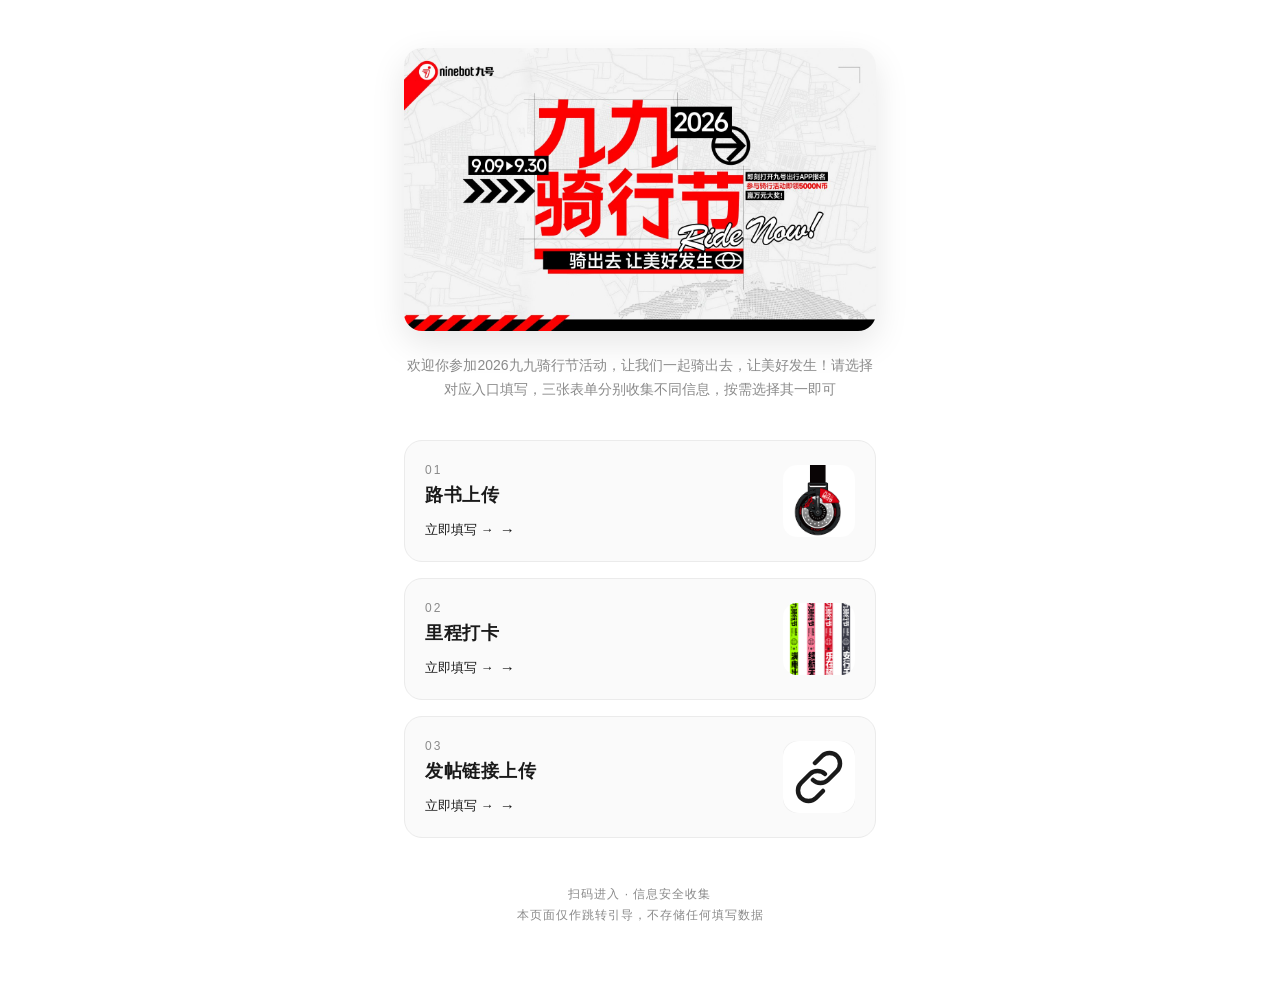
<file: index.html>
<!DOCTYPE html>
<html lang="zh-CN">
<head>
<meta charset="UTF-8">
<meta name="viewport" content="width=device-width, initial-scale=1.0, maximum-scale=1.0, user-scalable=no">
<title>九九骑行节（2026）· 请选择填写</title>
<style>
  :root{
    --fg:#1a1a1a; --muted:#8a8a8a; --line:#ebebeb; --soft:#fafafa;
  }
  *{box-sizing:border-box;margin:0;padding:0}
  html,body{min-height:100%}
  body{
    font-family:-apple-system,BlinkMacSystemFont,"PingFang SC","Microsoft YaHei",sans-serif;
    color:var(--fg);-webkit-font-smoothing:antialiased;
    background:#ffffff;
  }
  .wrap{max-width:520px;margin:0 auto;padding:48px 24px 60px}
  header{text-align:center;margin-bottom:38px}
  .kv-banner{
    width:100%;display:block;border-radius:18px;
    box-shadow:0 12px 34px rgba(0,0,0,.10);margin-bottom:22px;
  }
  .sub{font-size:14px;color:var(--muted);line-height:1.75}
  .card{
    display:flex;align-items:center;justify-content:space-between;
    text-decoration:none;color:inherit;
    background:var(--soft);border:1px solid var(--line);border-radius:18px;
    padding:22px 20px;margin-bottom:16px;
    transition:transform .2s ease,border-color .2s ease,box-shadow .2s ease;
  }
  .card:hover,.card:active{
    transform:translateY(-2px);border-color:#cfcfcf;box-shadow:0 12px 30px rgba(0,0,0,.07);
  }
  .card-content{flex:1;min-width:0}
  .idx{font-size:12px;color:var(--muted);letter-spacing:2px;margin-bottom:6px}
  .card h2{font-size:18px;font-weight:600;letter-spacing:.5px}
  .go{
    display:inline-flex;align-items:center;gap:6px;margin-top:14px;
    font-size:13px;font-weight:500;color:var(--fg);
  }
  .go::after{content:"→";font-size:15px;transition:transform .2s ease}
  .card:hover .go::after{transform:translateX(4px)}
  .card-icon{
    width:72px;height:72px;border-radius:14px;overflow:hidden;
    flex-shrink:0;margin-left:18px;background:#f0f0f0;
    display:flex;align-items:center;justify-content:center;
  }
  .card-icon img{width:100%;height:100%;object-fit:cover;display:block}
  .card-icon svg{width:72px;height:72px;display:block}
  footer{text-align:center;margin-top:46px;font-size:12px;color:var(--muted);letter-spacing:1px;line-height:1.8}
</style>
</head>
<body>
<div class="wrap">
  <header>
    <img class="kv-banner" src="kv.jpg" alt="九九骑行节 2026 主视觉">
    <p class="sub">欢迎你参加2026九九骑行节活动，让我们一起骑出去，让美好发生！请选择对应入口填写，三张表单分别收集不同信息，按需选择其一即可</p>
  </header>

  <a class="card" href="https://doc.weixin.qq.com/forms/AHwAVAcbAAgAfgAhwa2AFcCNaTvwR89Lf?page=1">
    <div class="card-content">
      <div class="idx">01</div>
      <h2>路书上传</h2>
      <span class="go">立即填写 →</span>
    </div>
    <div class="card-icon">
      <img src="icon-route.png" alt="路书上传">
    </div>
  </a>

  <a class="card" href="https://doc.weixin.qq.com/forms/AHwAVAcbAAgAfgAhwa2AFcCNiBIiDJdWf?page=1">
    <div class="card-content">
      <div class="idx">02</div>
      <h2>里程打卡</h2>
      <span class="go">立即填写 →</span>
    </div>
    <div class="card-icon">
      <img src="icon-ribbons.png" alt="里程荣誉">
    </div>
  </a>

  <a class="card" href="https://doc.weixin.qq.com/forms/AHwAVAcbAAgAfgAhwa2AFcCNkbokpW59f?page=1">
    <div class="card-content">
      <div class="idx">03</div>
      <h2>发帖链接上传</h2>
      <span class="go">立即填写 →</span>
    </div>
    <div class="card-icon">
      <svg viewBox="0 0 72 72" fill="none" xmlns="http://www.w3.org/2000/svg">
        <rect width="72" height="72" rx="16" fill="#ffffff"/>
        <g stroke="#1a1a1a" stroke-width="4.5" stroke-linecap="round" stroke-linejoin="round" fill="none">
          <path d="M30 39 C34 43 41 43 45 39 L54 30 C58 26 58 19 54 15 C50 11 43 11 39 15 L32 22"/>
          <path d="M42 33 C38 29 31 29 27 33 L18 42 C14 46 14 53 18 57 C22 61 29 61 33 57 L40 50"/>
        </g>
      </svg>
    </div>
  </a>

  <footer>扫码进入 · 信息安全收集<br>本页面仅作跳转引导，不存储任何填写数据</footer>
</div>
</body>
</html>
</file>
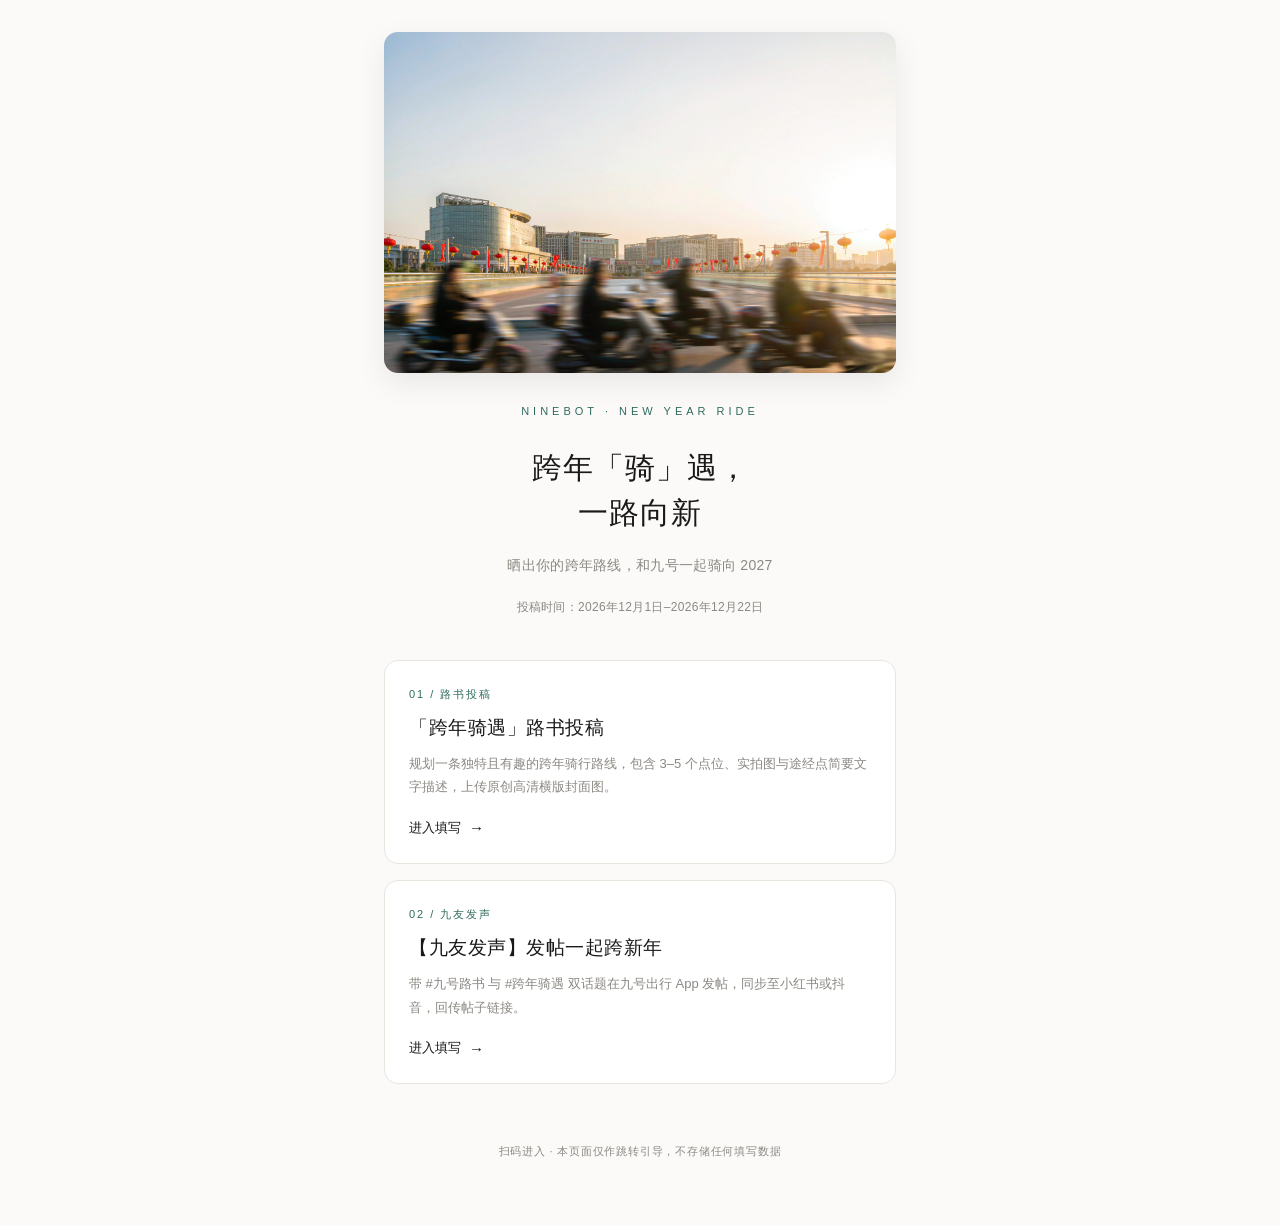
<file: newyear/index.html>
<!DOCTYPE html>
<html lang="zh-CN">
<head>
<meta charset="UTF-8">
<meta name="viewport" content="width=device-width, initial-scale=1.0">
<title>跨年「骑」遇，一路向新 · 九号骑遇投稿</title>
<style>
  :root{
    --bg:#fbfaf8; --fg:#191919; --muted:#8c8983;
    --line:#e8e5df; --accent:#2f6b5f;
  }
  *{box-sizing:border-box;margin:0;padding:0}
  body{
    font-family:-apple-system,BlinkMacSystemFont,"PingFang SC","Microsoft YaHei",sans-serif;
    background:var(--bg);color:var(--fg);
    -webkit-font-smoothing:antialiased;min-height:100vh;
  }
  .wrap{max-width:560px;margin:0 auto;padding:32px 24px 64px}
  header{text-align:center;margin-bottom:44px}
  .banner{
    display:block;width:100%;height:auto;
    border-radius:14px;margin-bottom:32px;
    box-shadow:0 10px 30px rgba(0,0,0,.08);
  }
  .kicker{
    font-size:11px;letter-spacing:4px;color:var(--accent);
    text-transform:uppercase;margin-bottom:28px;
  }
  h1{font-size:30px;font-weight:500;letter-spacing:1px;line-height:1.5}
  h1 span{display:block}
  .sub{margin-top:18px;font-size:14px;color:var(--muted);line-height:1.8;letter-spacing:.3px}
  .date{margin-top:20px;font-size:12px;color:var(--muted);letter-spacing:.3px;white-space:nowrap}
  .card{
    display:block;text-decoration:none;color:inherit;
    background:#fff;border:1px solid var(--line);border-radius:14px;
    padding:26px 24px;margin-bottom:16px;
    transition:transform .25s ease,border-color .25s ease,box-shadow .25s ease;
  }
  .card:hover,.card:active{
    transform:translateY(-2px);border-color:#c9c4ba;
    box-shadow:0 12px 32px rgba(0,0,0,.05);
  }
  .idx{font-size:11px;letter-spacing:2px;color:var(--accent);margin-bottom:12px}
  .card h2{font-size:19px;font-weight:500;letter-spacing:.5px;line-height:1.5;margin-bottom:10px}
  .card p{font-size:13px;color:var(--muted);line-height:1.8}
  .go{
    display:inline-flex;align-items:center;gap:8px;margin-top:20px;
    font-size:13px;font-weight:500;color:var(--fg);
  }
  .go::after{content:"→";font-size:15px;transition:transform .2s ease}
  .card:hover .go::after{transform:translateX(4px)}
  footer{
    text-align:center;margin-top:56px;font-size:11px;
    color:var(--muted);letter-spacing:.8px;line-height:2;
  }
  @media(max-width:380px){
    h1{font-size:26px}
    .wrap{padding:20px 20px 48px}
    .banner{margin-bottom:26px}
  }
</style>
</head>
<body>
<div class="wrap">
  <header>
    <img class="banner" src="banner.jpg" alt="跨年骑遇 · 红灯笼下的骑行剪影">
    <div class="kicker">NINEBOT · NEW YEAR RIDE</div>
    <h1><span>跨年「骑」遇，</span><span>一路向新</span></h1>
    <p class="sub">晒出你的跨年路线，和九号一起骑向 2027</p>
    <p class="date">投稿时间：2026年12月1日–2026年12月22日</p>
  </header>

  <a class="card" href="https://segway-ninebot.feishu.cn/share/base/form/shrcn3LJYLFy7Lzzj1oZWEuRhqd">
    <div class="idx">01 / 路书投稿</div>
    <h2>「跨年骑遇」路书投稿</h2>
    <p>规划一条独特且有趣的跨年骑行路线，包含 3–5 个点位、实拍图与途经点简要文字描述，上传原创高清横版封面图。</p>
    <span class="go">进入填写</span>
  </a>

  <a class="card" href="https://segway-ninebot.feishu.cn/share/base/form/shrcnfvwm4pKCGtpR0NqxY1bnCg">
    <div class="idx">02 / 九友发声</div>
    <h2>【九友发声】发帖一起跨新年</h2>
    <p>带 #九号路书 与 #跨年骑遇 双话题在九号出行 App 发帖，同步至小红书或抖音，回传帖子链接。</p>
    <span class="go">进入填写</span>
  </a>

  <footer>扫码进入 · 本页面仅作跳转引导，不存储任何填写数据</footer>
</div>
</body>
</html>
</file>
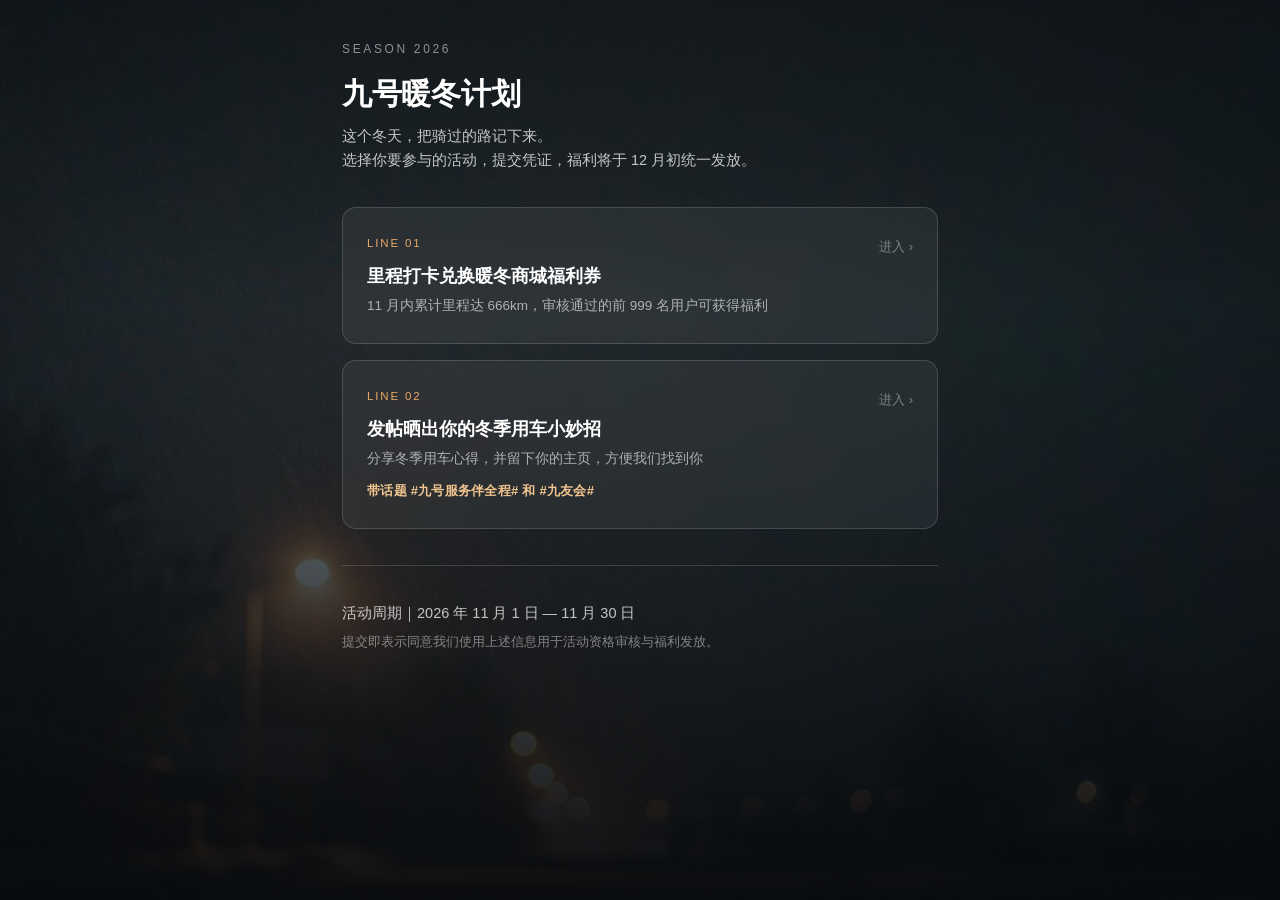
<file: warm-winter/index.html>
<!DOCTYPE html>
<html lang="zh-CN">

<head>
  <meta charset="UTF-8">
  <meta name="viewport" content="width=device-width, initial-scale=1, viewport-fit=cover">
  <title>九号暖冬计划</title>
  <link rel="stylesheet" href="app.css">
</head>

<body class="immersive">
  <div class="bg-layer"></div>
  <div class="bg-veil"></div>
  <div class="page">
    <p class="eyebrow">Season 2026</p>
    <h1>九号暖冬计划</h1>
    <p class="lede"><span id="heroLead"></span><br><span id="heroSub"></span></p>

    <a class="choice" id="link1" href="#" target="_blank" rel="noopener noreferrer">
      <span class="arrow">进入 ›</span>
      <span class="tag" id="tag1"></span>
      <span class="name" id="name1"></span>
      <span class="desc" id="desc1"></span>
    </a>

    <a class="choice" id="link2" href="#" target="_blank" rel="noopener noreferrer">
      <span class="arrow">进入 ›</span>
      <span class="tag" id="tag2"></span>
      <span class="name" id="name2"></span>
      <span class="desc" id="desc2"></span>
      <span class="topic" id="topic2"></span>
    </a>

    <hr class="divider">

    <p class="lede" id="period" style="margin:0 0 6px;"></p>
    <p class="foot" style="margin-top:0;">
      提交即表示同意我们使用上述信息用于活动资格审核与福利发放。
    </p>
  </div>

  <script src="config.js"></script>
  <script>
    // 文案全部来自 config.js，改配置即可，不必动这里
    document.getElementById('heroLead').textContent = HERO.lead;
    document.getElementById('heroSub').textContent = HERO.sub;
    document.getElementById('period').textContent = HERO.period;

    ['mileage', 'post'].forEach(function (key, i) {
      var act = ACTIVITIES[key];
      var n = i + 1;
      document.getElementById('tag' + n).textContent = act.tag;
      document.getElementById('name' + n).textContent = act.name;
      document.getElementById('desc' + n).textContent = act.desc;

      var topicEl = document.getElementById('topic' + n);
      if (topicEl) {
        if (act.topic) {
          topicEl.textContent = act.topic;
          topicEl.style.display = '';
        } else {
          topicEl.style.display = 'none';
        }
      }

      document.getElementById('link' + n).href = act.url;
    });
  </script>
</body>

</html>
</file>
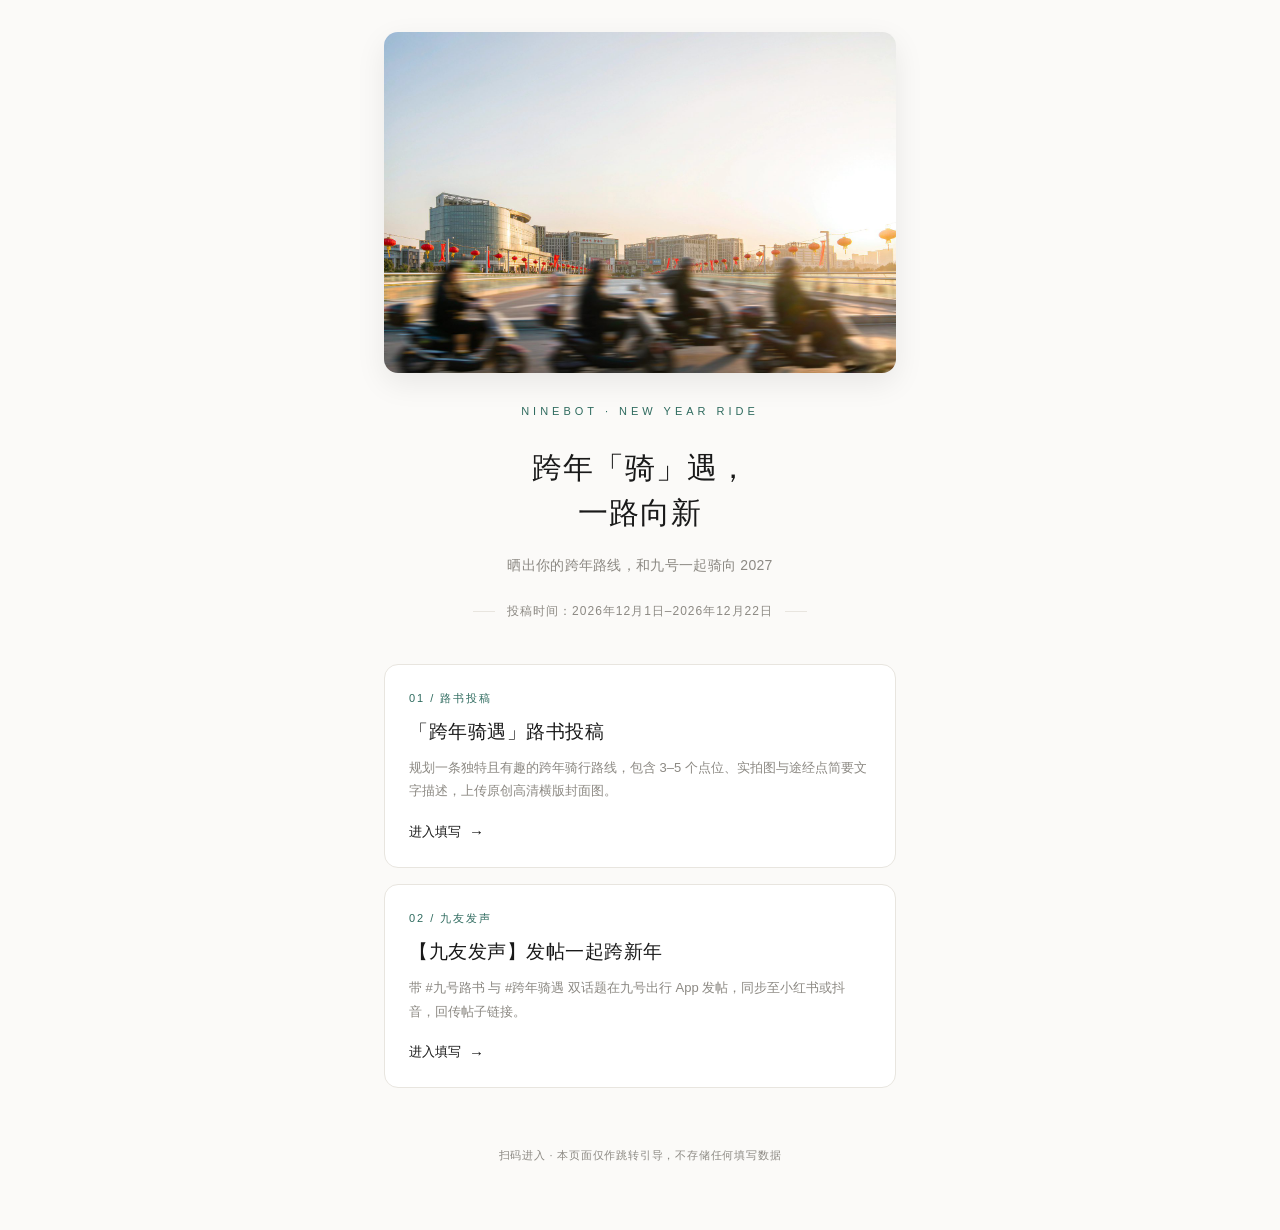
<file: newyear/v2/index.html>
<!DOCTYPE html>
<html lang="zh-CN">
<head>
<meta charset="UTF-8">
<meta http-equiv="Cache-Control" content="no-cache, no-store, must-revalidate">
<meta http-equiv="Pragma" content="no-cache">
<meta http-equiv="Expires" content="0">

<meta name="viewport" content="width=device-width, initial-scale=1.0">
<title>跨年「骑」遇，一路向新 · 九号骑遇投稿</title>
<style>
  :root{
    --bg:#fbfaf8; --fg:#191919; --muted:#8c8983;
    --line:#e8e5df; --accent:#2f6b5f;
  }
  *{box-sizing:border-box;margin:0;padding:0}
  body{
    font-family:-apple-system,BlinkMacSystemFont,"PingFang SC","Microsoft YaHei",sans-serif;
    background:var(--bg);color:var(--fg);
    -webkit-font-smoothing:antialiased;min-height:100vh;
  }
  .wrap{max-width:560px;margin:0 auto;padding:32px 24px 64px}
  header{text-align:center;margin-bottom:44px}
  .banner{
    display:block;width:100%;height:auto;
    border-radius:14px;margin-bottom:32px;
    box-shadow:0 10px 30px rgba(0,0,0,.08);
  }
  .kicker{
    font-size:11px;letter-spacing:4px;color:var(--accent);
    text-transform:uppercase;margin-bottom:28px;
  }
  h1{font-size:30px;font-weight:500;letter-spacing:1px;line-height:1.5}
  h1 span{display:block}
  .sub{margin-top:18px;font-size:14px;color:var(--muted);line-height:1.8;letter-spacing:.3px}
  .date{margin-top:24px;font-size:12px;color:var(--muted);letter-spacing:1px}
  .date::before,.date::after{
    content:"";display:inline-block;width:22px;height:1px;
    background:var(--line);vertical-align:middle;margin:0 12px;
  }
  .card{
    display:block;text-decoration:none;color:inherit;
    background:#fff;border:1px solid var(--line);border-radius:14px;
    padding:26px 24px;margin-bottom:16px;
    transition:transform .25s ease,border-color .25s ease,box-shadow .25s ease;
  }
  .card:hover,.card:active{
    transform:translateY(-2px);border-color:#c9c4ba;
    box-shadow:0 12px 32px rgba(0,0,0,.05);
  }
  .idx{font-size:11px;letter-spacing:2px;color:var(--accent);margin-bottom:12px}
  .card h2{font-size:19px;font-weight:500;letter-spacing:.5px;line-height:1.5;margin-bottom:10px}
  .card p{font-size:13px;color:var(--muted);line-height:1.8}
  .go{
    display:inline-flex;align-items:center;gap:8px;margin-top:20px;
    font-size:13px;font-weight:500;color:var(--fg);
  }
  .go::after{content:"→";font-size:15px;transition:transform .2s ease}
  .card:hover .go::after{transform:translateX(4px)}
  footer{
    text-align:center;margin-top:56px;font-size:11px;
    color:var(--muted);letter-spacing:.8px;line-height:2;
  }
  @media(max-width:380px){
    h1{font-size:26px}
    .wrap{padding:20px 20px 48px}
    .banner{margin-bottom:26px}
  }
</style>
</head>
<body>
<div class="wrap">
  <header>
    <img class="banner" src="banner.jpg" alt="跨年骑遇 · 红灯笼下的骑行剪影">
    <div class="kicker">NINEBOT · NEW YEAR RIDE</div>
    <h1><span>跨年「骑」遇，</span><span>一路向新</span></h1>
    <p class="sub">晒出你的跨年路线，和九号一起骑向 2027</p>
    <p class="date">投稿时间：2026年12月1日–2026年12月22日</p>
  </header>

  <a class="card" href="https://segway-ninebot.feishu.cn/share/base/form/shrcn3LJYLFy7Lzzj1oZWEuRhqd">
    <div class="idx">01 / 路书投稿</div>
    <h2>「跨年骑遇」路书投稿</h2>
    <p>规划一条独特且有趣的跨年骑行路线，包含 3–5 个点位、实拍图与途经点简要文字描述，上传原创高清横版封面图。</p>
    <span class="go">进入填写</span>
  </a>

  <a class="card" href="https://segway-ninebot.feishu.cn/share/base/form/shrcnfvwm4pKCGtpR0NqxY1bnCg">
    <div class="idx">02 / 九友发声</div>
    <h2>【九友发声】发帖一起跨新年</h2>
    <p>带 #九号路书 与 #跨年骑遇 双话题在九号出行 App 发帖，同步至小红书或抖音，回传帖子链接。</p>
    <span class="go">进入填写</span>
  </a>

  <footer>扫码进入 · 本页面仅作跳转引导，不存储任何填写数据</footer>
</div>
</body>
</html>
</file>
<file: warm-winter/app.css>
/* 九号暖冬计划 —— 统一视觉基调：暖白底、克制留白、暖橙点缀 */

:root {
  --bg: #f5f2ed;
  --surface: #ffffff;
  --ink: #1a1a1a;
  --ink-2: #6b6560;
  --ink-3: #9a938c;
  --line: #e6e1d9;
  --accent: #b85c2e;
  --accent-soft: #f7ece4;
  --ok: #2f6d4f;
  --ok-soft: #eaf3ee;
  --no: #8f3a34;
  --no-soft: #f8eceb;
  --pending: #8a6d2f;
  --pending-soft: #f8f2e2;
  --radius: 14px;
  --shadow: 0 1px 2px rgba(26, 26, 26, .04), 0 8px 24px rgba(26, 26, 26, .05);
}

* {
  box-sizing: border-box;
  -webkit-tap-highlight-color: transparent;
}

html,
body {
  margin: 0;
  padding: 0;
}

body {
  background: var(--bg);
  color: var(--ink);
  font-family: -apple-system, BlinkMacSystemFont, "PingFang SC", "Hiragino Sans GB", "Microsoft YaHei", "Helvetica Neue", sans-serif;
  font-size: 15px;
  line-height: 1.65;
  -webkit-font-smoothing: antialiased;
}

.page {
  max-width: 640px;
  margin: 0 auto;
  padding: 40px 22px 72px;
}

/* ---------- 通用元素 ---------- */

.eyebrow {
  font-size: 12px;
  letter-spacing: .22em;
  color: var(--ink-3);
  text-transform: uppercase;
  margin: 0 0 14px;
}

h1 {
  font-size: 30px;
  line-height: 1.3;
  font-weight: 600;
  letter-spacing: -.01em;
  margin: 0 0 12px;
}

h2 {
  font-size: 20px;
  font-weight: 600;
  margin: 0 0 6px;
}

.lede {
  color: var(--ink-2);
  margin: 0 0 34px;
  font-size: 14.5px;
}

.divider {
  height: 1px;
  background: var(--line);
  margin: 36px 0;
  border: 0;
}

/* ---------- 入口按钮卡片 ---------- */

.choice {
  display: block;
  width: 100%;
  text-align: left;
  background: var(--surface);
  border: 1px solid var(--line);
  border-radius: var(--radius);
  padding: 26px 24px;
  margin-bottom: 16px;
  cursor: pointer;
  text-decoration: none;
  color: inherit;
  transition: border-color .22s ease, transform .22s ease, box-shadow .22s ease;
}

.choice:active {
  transform: scale(.992);
}

.choice:hover {
  border-color: #d6cec3;
  box-shadow: var(--shadow);
}

.choice .tag {
  font-size: 11.5px;
  letter-spacing: .16em;
  color: var(--accent);
  display: block;
  margin-bottom: 10px;
}

.choice .name {
  font-size: 18px;
  font-weight: 600;
  display: block;
  margin-bottom: 6px;
  line-height: 1.45;
}

.choice .desc {
  font-size: 13.5px;
  color: var(--ink-2);
  display: block;
}

.choice .arrow {
  float: right;
  color: var(--ink-3);
  font-size: 13px;
  margin-top: 2px;
}

/* ---------- 表单 ---------- */

.field {
  margin-bottom: 22px;
}

.field label {
  display: block;
  font-size: 13.5px;
  font-weight: 500;
  margin-bottom: 8px;
  color: var(--ink);
}

.field label .req {
  color: var(--accent);
  margin-left: 2px;
}

.hint {
  font-size: 12.5px;
  color: var(--ink-3);
  margin: -2px 0 9px;
}

input[type="text"],
input[type="tel"],
input[type="url"],
input[type="password"],
textarea {
  width: 100%;
  padding: 13px 14px;
  font-size: 15px;
  font-family: inherit;
  color: var(--ink);
  background: var(--surface);
  border: 1px solid var(--line);
  border-radius: 10px;
  outline: none;
  transition: border-color .2s ease;
}

input:focus,
textarea:focus {
  border-color: var(--accent);
}

input.error,
textarea.error {
  border-color: var(--no);
}

.err-msg {
  display: none;
  font-size: 12.5px;
  color: var(--no);
  margin-top: 6px;
}

.err-msg.show {
  display: block;
}

/* ---------- 图片上传 ---------- */

.uploader {
  border: 1px dashed #cfc7bc;
  border-radius: 12px;
  background: var(--surface);
  padding: 26px 18px;
  text-align: center;
  cursor: pointer;
  transition: border-color .2s ease, background .2s ease;
}

.uploader:hover {
  border-color: var(--accent);
  background: var(--accent-soft);
}

.uploader .plus {
  font-size: 22px;
  color: var(--accent);
  line-height: 1;
  display: block;
  margin-bottom: 8px;
}

.uploader .txt {
  font-size: 14px;
  color: var(--ink);
}

.uploader .sub {
  font-size: 12.5px;
  color: var(--ink-3);
  margin-top: 4px;
}

.preview {
  position: relative;
  border-radius: 12px;
  overflow: hidden;
  border: 1px solid var(--line);
  background: var(--surface);
}

.preview img {
  display: block;
  width: 100%;
  max-height: 320px;
  object-fit: contain;
  background: #fbfaf8;
}

.preview .bar {
  display: flex;
  justify-content: space-between;
  align-items: center;
  padding: 10px 14px;
  border-top: 1px solid var(--line);
  font-size: 12.5px;
  color: var(--ink-2);
}

.preview .bar button {
  background: none;
  border: none;
  color: var(--no);
  font-size: 13px;
  cursor: pointer;
  padding: 0;
  font-family: inherit;
}

/* ---------- 按钮 ---------- */

.btn {
  display: block;
  width: 100%;
  padding: 15px;
  font-size: 15.5px;
  font-weight: 500;
  font-family: inherit;
  color: #fff;
  background: var(--ink);
  border: none;
  border-radius: 10px;
  cursor: pointer;
  transition: opacity .2s ease;
}

.btn:active {
  opacity: .86;
}

.btn:disabled {
  opacity: .45;
  cursor: not-allowed;
}

.btn.ghost {
  background: transparent;
  color: var(--ink);
  border: 1px solid var(--line);
}

.btn.accent {
  background: var(--accent);
}

/* ---------- 反馈条 ---------- */

.notice {
  display: none;
  padding: 13px 15px;
  border-radius: 10px;
  font-size: 14px;
  margin-bottom: 20px;
  border: 1px solid transparent;
}

.notice.show {
  display: block;
}

.notice.error {
  background: var(--no-soft);
  color: var(--no);
  border-color: #edd8d6;
}

.notice.ok {
  background: var(--ok-soft);
  color: var(--ok);
  border-color: #d6e7de;
}

/* ---------- 后台统计卡 ---------- */

.stats {
  display: grid;
  grid-template-columns: repeat(2, 1fr);
  gap: 12px;
  margin-bottom: 26px;
}

.stat {
  background: var(--surface);
  border: 1px solid var(--line);
  border-radius: var(--radius);
  padding: 18px 16px;
}

.stat .label {
  font-size: 12.5px;
  color: var(--ink-3);
  margin-bottom: 8px;
  line-height: 1.4;
  min-height: 34px;
}

.stat .num {
  font-size: 30px;
  font-weight: 600;
  line-height: 1;
  letter-spacing: -.02em;
}

.stat .sub {
  font-size: 12px;
  color: var(--ink-3);
  margin-top: 7px;
}

.stat .num.ok {
  color: var(--ok);
}

/* ---------- 工具条 ---------- */

.toolbar {
  display: flex;
  gap: 8px;
  margin-bottom: 14px;
  flex-wrap: wrap;
}

.toolbar input[type="text"] {
  flex: 1 1 160px;
  padding: 10px 12px;
  font-size: 14px;
}

.toolbar .btn {
  width: auto;
  padding: 10px 15px;
  font-size: 13.5px;
  white-space: nowrap;
}

.tabs {
  display: flex;
  gap: 6px;
  margin-bottom: 16px;
  flex-wrap: wrap;
}

.tab {
  padding: 8px 15px;
  font-size: 13.5px;
  border-radius: 999px;
  border: 1px solid var(--line);
  background: var(--surface);
  color: var(--ink-2);
  cursor: pointer;
  font-family: inherit;
  transition: all .2s ease;
}

.tab.on {
  background: var(--ink);
  color: #fff;
  border-color: var(--ink);
}

.tab .cnt {
  opacity: .6;
  margin-left: 4px;
  font-size: 12px;
}

/* ---------- 批量条 ---------- */

.bulkbar {
  display: none;
  align-items: center;
  gap: 10px;
  padding: 11px 14px;
  background: var(--ink);
  color: #fff;
  border-radius: 10px;
  margin-bottom: 14px;
  font-size: 13.5px;
}

.bulkbar.show {
  display: flex;
  flex-wrap: wrap;
}

.bulkbar .btn {
  width: auto;
  padding: 6px 13px;
  font-size: 13px;
  background: #fff;
  color: var(--ink);
}

.bulkbar button.link {
  background: none;
  border: none;
  color: rgba(255, 255, 255, .65);
  font-size: 13px;
  cursor: pointer;
  font-family: inherit;
  padding: 6px 0;
}

/* ---------- 数据卡片 ---------- */

.card {
  background: var(--surface);
  border: 1px solid var(--line);
  border-radius: var(--radius);
  padding: 16px 17px;
  margin-bottom: 11px;
}

.card.picked {
  border-color: var(--ink);
}

.card.pending {
  border-left: 3px solid var(--pending);
}

.card.approved {
  border-left: 3px solid var(--ok);
}

.card.rejected {
  border-left: 3px solid var(--no);
}

.card-head {
  display: flex;
  justify-content: space-between;
  align-items: flex-start;
  gap: 12px;
  margin-bottom: 12px;
}

.card-head .who {
  min-width: 0;
}

.card-head .nm {
  font-size: 15.5px;
  font-weight: 600;
}

.card-head .act {
  font-size: 12px;
  color: var(--accent);
  letter-spacing: .04em;
  margin-top: 2px;
}

.card-head .tm {
  font-size: 12px;
  color: var(--ink-3);
  white-space: nowrap;
  padding-top: 2px;
}

.badge {
  display: inline-block;
  padding: 3px 9px;
  border-radius: 5px;
  font-size: 11.5px;
  line-height: 1.5;
}

.badge.pending {
  background: var(--pending-soft);
  color: var(--pending);
}

.badge.approved {
  background: var(--ok-soft);
  color: var(--ok);
}

.badge.rejected {
  background: var(--no-soft);
  color: var(--no);
}

.kv {
  display: grid;
  grid-template-columns: 62px 1fr;
  gap: 5px 10px;
  font-size: 13.5px;
  margin-bottom: 13px;
}

.kv dt {
  color: var(--ink-3);
}

.kv dd {
  margin: 0;
  word-break: break-all;
}

.kv dd.mono {
  font-family: ui-monospace, "SF Mono", Menlo, Consolas, monospace;
  font-size: 13px;
  letter-spacing: .02em;
}

.row-act {
  display: flex;
  gap: 8px;
  align-items: center;
  flex-wrap: wrap;
  padding-top: 12px;
  border-top: 1px solid var(--line);
}

.row-act button,
.row-act a.lk {
  padding: 7px 14px;
  font-size: 13px;
  border-radius: 8px;
  border: 1px solid var(--line);
  background: var(--surface);
  color: var(--ink);
  cursor: pointer;
  font-family: inherit;
  text-decoration: none;
  display: inline-block;
  transition: all .18s ease;
}

.row-act a.lk {
  color: var(--ink-2);
}

.row-act .approve {
  border-color: var(--ok);
  color: var(--ok);
}

.row-act .approve:hover {
  background: var(--ok-soft);
}

.row-act .reject {
  border-color: var(--no);
  color: var(--no);
}

.row-act .reject:hover {
  background: var(--no-soft);
}

.row-act .approve.on {
  background: var(--ok);
  color: #fff;
}

.row-act .reject.on {
  background: var(--no);
  color: #fff;
}

.pick {
  margin-right: auto;
  display: flex;
  align-items: center;
  gap: 6px;
  font-size: 13px;
  color: var(--ink-3);
  cursor: pointer;
}

.pick input {
  width: 15px;
  height: 15px;
  accent-color: var(--ink);
  margin: 0;
}

/* ---------- 空态 / 加载 ---------- */

.empty {
  text-align: center;
  padding: 54px 20px;
  color: var(--ink-3);
  font-size: 14px;
  background: var(--surface);
  border: 1px dashed var(--line);
  border-radius: var(--radius);
}

.loading {
  text-align: center;
  padding: 44px 20px;
  color: var(--ink-3);
  font-size: 14px;
}

/* ---------- 弹层 ---------- */

.mask {
  display: none;
  position: fixed;
  inset: 0;
  background: rgba(20, 18, 16, .82);
  z-index: 50;
  padding: 22px;
  overflow: auto;
  cursor: zoom-out;
}

.mask.show {
  display: flex;
  align-items: center;
  justify-content: center;
}

.mask img {
  max-width: 100%;
  max-height: 92vh;
  object-fit: contain;
  border-radius: 6px;
  background: #fff;
  cursor: default;
}

.mask .tip {
  position: fixed;
  bottom: 18px;
  left: 0;
  right: 0;
  text-align: center;
  color: rgba(255, 255, 255, .55);
  font-size: 12.5px;
}

.foot {
  margin-top: 34px;
  font-size: 12.5px;
  color: var(--ink-3);
  line-height: 1.7;
}

.pageright {
  display: flex;
  justify-content: space-between;
  align-items: center;
  margin-bottom: 18px;
  gap: 10px;
}

.pageright .btn {
  width: auto;
  padding: 8px 14px;
  font-size: 13px;
}

.back {
  font-size: 13px;
  color: var(--ink-3);
  text-decoration: none;
}

.back:hover {
  color: var(--ink);
}

@media (max-width: 520px) {
  .page {
    padding: 30px 18px 60px;
  }

  h1 {
    font-size: 26px;
  }

  .stats {
    grid-template-columns: 1fr 1fr;
    gap: 10px;
  }

  .stat .num {
    font-size: 26px;
  }
}

/* ============================================================
   沉浸式冬天背景 —— 入口页整屏 + 表单页顶部横幅
   背景图：assets/bg-night.jpg
   ============================================================ */

.bg-layer {
  position: fixed;
  inset: 0;
  background: #0b0e12 url('assets/bg-night.jpg') center center / cover no-repeat;
  z-index: -2;
}

/* 遮罩：保证白色文字在任何一张图上都有足够对比度 */
.bg-veil {
  position: fixed;
  inset: 0;
  background: linear-gradient(180deg,
      rgba(9, 11, 15, .70) 0%,
      rgba(9, 11, 15, .48) 34%,
      rgba(9, 11, 15, .74) 70%,
      rgba(7, 9, 12, .95) 100%);
  z-index: -1;
}

body.immersive {
  background-color: #0b0e12;
  color: #ffffff;
}

body.immersive .eyebrow {
  color: rgba(255, 255, 255, .52);
}

body.immersive h1 {
  color: #ffffff;
}

body.immersive .lede {
  color: rgba(255, 255, 255, .74);
}

body.immersive .foot {
  color: rgba(255, 255, 255, .46);
}

body.immersive .divider {
  background: rgba(255, 255, 255, .16);
}

/* 毛玻璃活动卡片 */
body.immersive .choice {
  background: rgba(255, 255, 255, .06);
  border-color: rgba(255, 255, 255, .15);
  backdrop-filter: blur(16px);
  -webkit-backdrop-filter: blur(16px);
}

body.immersive .choice:hover {
  background: rgba(255, 255, 255, .11);
  border-color: rgba(255, 255, 255, .30);
  box-shadow: 0 10px 30px rgba(0, 0, 0, .32);
}

body.immersive .choice .name {
  color: #ffffff;
}

body.immersive .choice .desc {
  color: rgba(255, 255, 255, .62);
}

/* 活动话题：单独成行，用强调色点出，不带边框避免抢卡片主体 */
.choice .topic {
  display: block;
  margin-top: 10px;
  font-size: 13px;
  font-weight: 600;
  letter-spacing: .02em;
  line-height: 1.65;
  color: #a9702c;
}

body.immersive .choice .topic {
  color: #f0c48f;
}

body.immersive .choice .tag {
  color: #e8a866;
}

body.immersive .choice .arrow {
  color: rgba(255, 255, 255, .40);
}

/* ---------- 表单页顶部氛围横幅 ---------- */

.banner {
  position: relative;
  height: 172px;
  margin: -40px -22px 28px;
  background: #0b0e12 url('assets/bg-night.jpg') center 32% / cover no-repeat;
  display: flex;
  align-items: flex-end;
  padding: 0 22px 20px;
  overflow: hidden;
}

.banner::after {
  content: '';
  position: absolute;
  inset: 0;
  background: linear-gradient(180deg,
      rgba(9, 11, 15, .42) 0%,
      rgba(9, 11, 15, .58) 45%,
      rgba(9, 11, 15, .88) 100%);
}

.banner-inner {
  position: relative;
  z-index: 1;
  width: 100%;
}

.banner-inner .back {
  color: rgba(255, 255, 255, .62);
  display: inline-block;
  margin-bottom: 14px;
  font-size: 13px;
  text-decoration: none;
}

.banner-inner .back:hover {
  color: #ffffff;
}

.banner-inner .eyebrow {
  color: rgba(255, 255, 255, .50);
  margin: 0 0 6px;
}

.banner-inner h2 {
  color: #ffffff;
  font-size: 21px;
  line-height: 1.4;
  margin: 0;
  font-weight: 600;
}

@media (max-width: 520px) {
  .banner {
    height: 152px;
    margin: -30px -18px 24px;
    padding: 0 18px 18px;
  }

  .banner-inner h2 {
    font-size: 19px;
  }
}

/* ============================================================
   深色页面下的表单控件适配
   （入口页与收集页共用同一张背景，避免深浅色切换的割裂感）
   ============================================================ */

body.immersive .back {
  color: rgba(255, 255, 255, .62);
}

body.immersive .back:hover {
  color: #ffffff;
}

body.immersive input[type="text"],
body.immersive input[type="tel"],
body.immersive input[type="url"],
body.immersive input[type="password"],
body.immersive textarea {
  background: rgba(255, 255, 255, .06);
  border-color: rgba(255, 255, 255, .16);
  color: #ffffff;
}

body.immersive input::placeholder,
body.immersive textarea::placeholder {
  color: rgba(255, 255, 255, .34);
}

body.immersive input:focus,
body.immersive textarea:focus {
  border-color: #e8a866;
}

body.immersive input.error,
body.immersive textarea.error {
  border-color: #f0a49e;
}

body.immersive .field label {
  color: rgba(255, 255, 255, .92);
}

body.immersive .field label .req {
  color: #e8a866;
}

body.immersive .hint {
  color: rgba(255, 255, 255, .50);
}

body.immersive .err-msg {
  color: #f0a49e;
}

/* 上传区 */
body.immersive .uploader {
  background: rgba(255, 255, 255, .05);
  border-color: rgba(255, 255, 255, .22);
}

body.immersive .uploader:hover {
  border-color: #e8a866;
  background: rgba(232, 168, 102, .10);
}

body.immersive .uploader .txt {
  color: #ffffff;
}

body.immersive .uploader .sub {
  color: rgba(255, 255, 255, .48);
}

body.immersive .uploader .plus {
  color: #e8a866;
}

body.immersive .preview {
  background: rgba(255, 255, 255, .05);
  border-color: rgba(255, 255, 255, .16);
}

body.immersive .preview img {
  background: rgba(0, 0, 0, .25);
}

body.immersive .preview .bar {
  border-top-color: rgba(255, 255, 255, .14);
  color: rgba(255, 255, 255, .60);
}

body.immersive .preview .bar button {
  color: #e8a866;
}

/* 按钮：深色页上白底黑字最清楚 */
body.immersive .btn {
  background: #ffffff;
  color: #14171c;
}

body.immersive .btn.ghost {
  background: transparent;
  color: rgba(255, 255, 255, .82);
  border-color: rgba(255, 255, 255, .22);
}

body.immersive .btn.accent {
  background: #e8a866;
  color: #14171c;
}

body.immersive .btn:disabled {
  opacity: .45;
}

/* 提示条 */
body.immersive .notice.error {
  background: rgba(143, 58, 52, .22);
  color: #f0a49e;
  border-color: rgba(143, 58, 52, .42);
}

body.immersive .notice.ok {
  background: rgba(47, 109, 79, .22);
  color: #93d3ae;
  border-color: rgba(47, 109, 79, .42);
}

/* 收集页顶部达标门槛条 */
.rule-bar {
  margin: 0 0 22px;
  padding: 11px 14px;
  border-radius: 12px;
  background: rgba(232, 168, 102, .09);
  border: 1px solid rgba(232, 168, 102, .26);
  color: rgba(242, 196, 141, .94);
  font-size: 13px;
  font-weight: 600;
  line-height: 1.55;
  letter-spacing: .01em;
}

/* 表单主体：整块深色玻璃面板。
   把控件收进一个连续的深色面里，而不是散落在背景图上，
   这样页面不再出现「一块深、一块浅」的割裂感。 */
.sheet {
  background: rgba(10, 13, 18, .52);
  border: 1px solid rgba(255, 255, 255, .10);
  border-radius: 18px;
  padding: 24px 20px 22px;
  backdrop-filter: blur(18px);
  -webkit-backdrop-filter: blur(18px);
  box-shadow: 0 18px 44px rgba(0, 0, 0, .34);
}

.sheet .field:last-of-type {
  margin-bottom: 0;
}

/* 提交按钮：改用暖琥珀填充，取代此前刺眼的白底 */
body.immersive .btn {
  background: #e8a866;
  color: #14171c;
}
</file>
